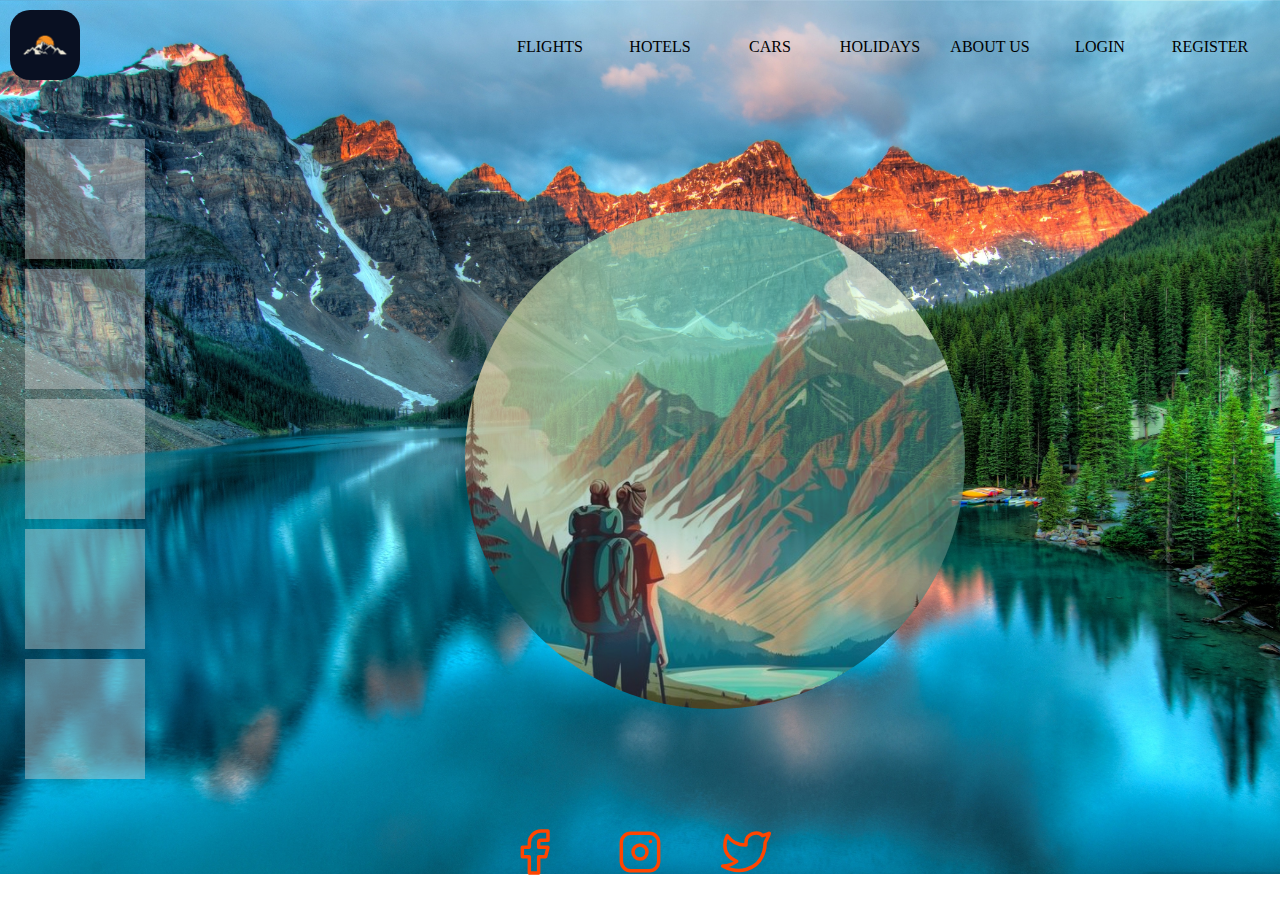
<file: 1. Reto Layaout/index.html>
<!DOCTYPE html>
<html lang="en">
<head>
    <meta charset="UTF-8">
    <meta name="viewport" content="width=device-width, initial-scale=1.0">
    <link rel="stylesheet" href="./style.css">
    <title>Mi primer reto</title>
</head>
<body>
    <header class="header">
        <div class="logo">
            <img src="./img/8b96aece91e579731d02dd7e8b03db9d.jpg" alt="">
        </div>
        <nav class="nav">
            <p>Flights</p>
            <p>Hotels</p>
            <p>Cars</p>
            <p>Holidays</p>
            <p>About us</p>
            <p>Login</p>
            <p>Register</p>
        </nav>
    </header>
    <main class="main">
        <section class="barraSelect">
            <div class="firts divSection">
            </div>
            <div class="second divSection">
            </div>
            <div class="third divSection">
            </div>
            <div class="fourth divSection">
            </div>
            <div class="fifth divSection">
            </div>
        </section>
        <section class="contenedorExplored">
            <div class="explored_contenido">  
            </div>
        </section>
    </main>
    <footer class="footer">
        <div class="facebook">
            <svg xmlns="http://www.w3.org/2000/svg" class="icon icon-tabler icon-tabler-brand-facebook" width="56" height="56" viewBox="0 0 24 24" stroke-width="1.5" stroke="#ff4500" fill="none" stroke-linecap="round" stroke-linejoin="round">
                <path stroke="none" d="M0 0h24v24H0z" fill="none"/>
                <path d="M7 10v4h3v7h4v-7h3l1 -4h-4v-2a1 1 0 0 1 1 -1h3v-4h-3a5 5 0 0 0 -5 5v2h-3" />
              </svg>
        </div>
        <div class="instagram">
            <svg xmlns="http://www.w3.org/2000/svg" class="icon icon-tabler icon-tabler-brand-instagram" width="56" height="56" viewBox="0 0 24 24" stroke-width="1.5" stroke="#ff4500" fill="none" stroke-linecap="round" stroke-linejoin="round">
                <path stroke="none" d="M0 0h24v24H0z" fill="none"/>
                <path d="M4 4m0 4a4 4 0 0 1 4 -4h8a4 4 0 0 1 4 4v8a4 4 0 0 1 -4 4h-8a4 4 0 0 1 -4 -4z" />
                <path d="M12 12m-3 0a3 3 0 1 0 6 0a3 3 0 1 0 -6 0" />
                <path d="M16.5 7.5l0 .01" />
              </svg>
        </div>
        <div class="twitter">
            <svg xmlns="http://www.w3.org/2000/svg" class="icon icon-tabler icon-tabler-brand-twitter" width="56" height="56" viewBox="0 0 24 24" stroke-width="1.5" stroke="#ff4500" fill="none" stroke-linecap="round" stroke-linejoin="round">
                <path stroke="none" d="M0 0h24v24H0z" fill="none"/>
                <path d="M22 4.01c-1 .49 -1.98 .689 -3 .99c-1.121 -1.265 -2.783 -1.335 -4.38 -.737s-2.643 2.06 -2.62 3.737v1c-3.245 .083 -6.135 -1.395 -8 -4c0 0 -4.182 7.433 4 11c-1.872 1.247 -3.739 2.088 -6 2c3.308 1.803 6.913 2.423 10.034 1.517c3.58 -1.04 6.522 -3.723 7.651 -7.742a13.84 13.84 0 0 0 .497 -3.753c0 -.249 1.51 -2.772 1.818 -4.013z" />
              </svg>
        </div>
    </footer>
</body>
</html>
</file>
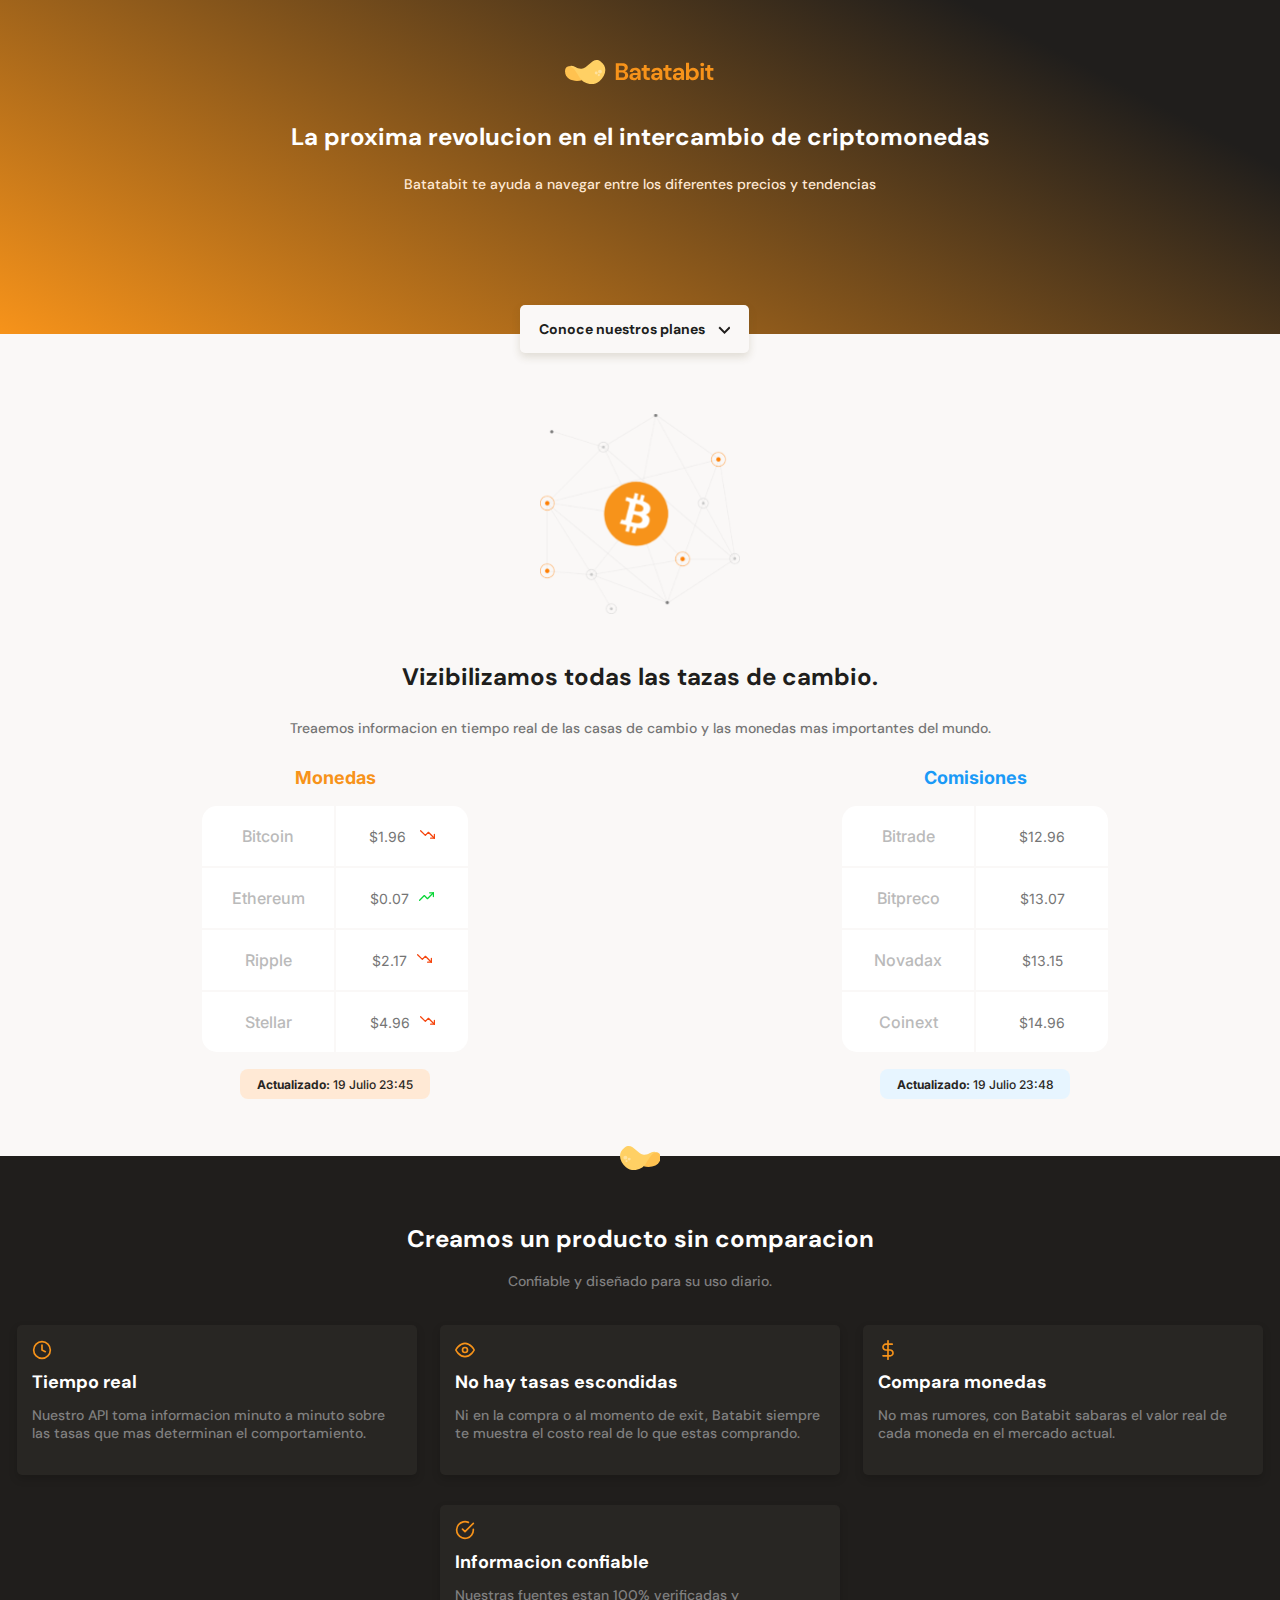
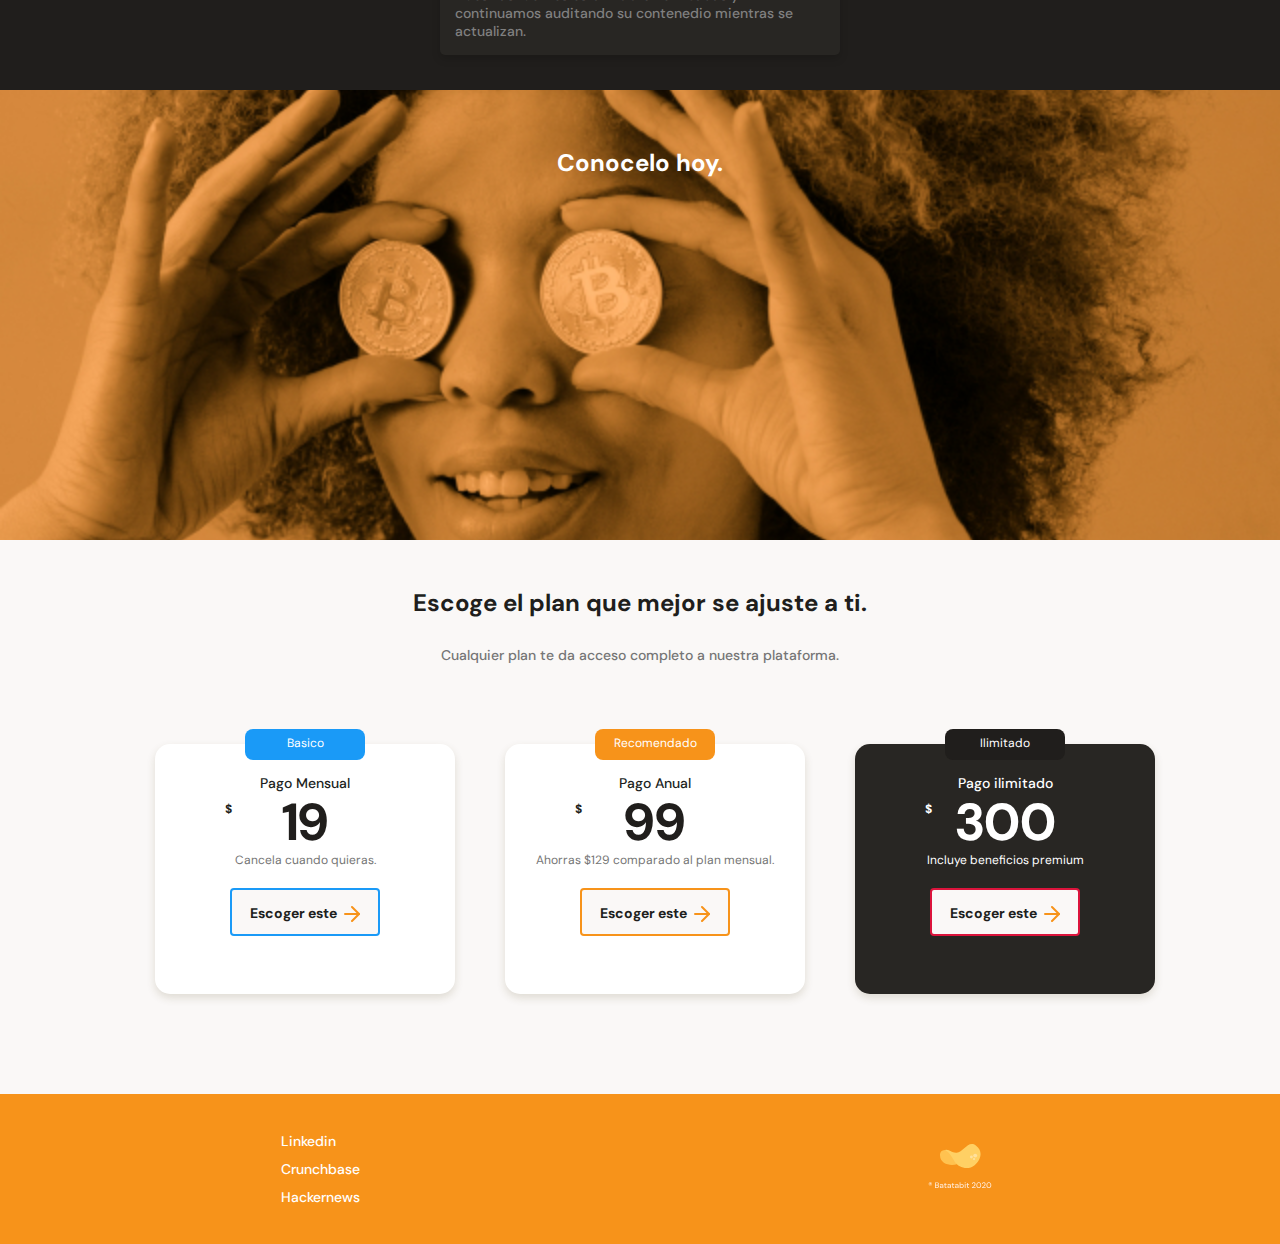
<file: 3. Curso de Responsive Design - Maquetacion Mobile First/index.html>
<!DOCTYPE html>
<html lang="en">
<head>
    <meta charset="UTF-8">
    <meta name="viewport" content="width=device-width, initial-scale=1.0">
    <title>Document</title>
    <link rel="preconnect" href="https://fonts.googleapis.com">
    <link rel="preconnect" href="https://fonts.gstatic.com" crossorigin>
    <link href="https://fonts.googleapis.com/css2?family=DM+Sans:opsz,wght@9..40,400;9..40,500;9..40,700&family=Inter:wght@300;500&display=swap" rel="stylesheet">
    <link rel="stylesheet" href="./styles.css">
</head>
<body>
    <header>
        <img src="./assets/img/logo.svg" alt="">
        <div class="header--title-container">
            <h1>La proxima revolucion en el intercambio de criptomonedas</h1>
            <p>Batatabit te ayuda a navegar entre los diferentes precios y tendencias</p>
            <a href="#plans" class="header--button">Conoce nuestros planes <span></span></a>
        </div>
    </header>
    <main>
        <section class="main-exchange-container">
            <div class="backgroundImg">

            </div>
            <div class="main-exchange-container--title">
                <h2>Vizibilizamos todas las tazas de cambio.</h2>
                <p>Treaemos informacion en tiempo real de las casas de cambio y las monedas mas importantes del mundo.</p>
            </div>
            <section class="main-tables-container">
                <div class="main-currency-table">
                    <p class="currency-table--title">Monedas</p>
                    <div class="currency-table--container">
                        <table>
                            <tr>
                                <td class="table__top-left">Bitcoin</td>
                                <td class="table__top-right table__right">$1.96 <span class="down"></span></td>
                            </tr>
                            <tr>
                                <td>Ethereum</td>
                                <td class="table__right">$0.07<span class="up"></span></td>
                            </tr>
                            <tr>
                                <td>Ripple</td>
                                <td class="table__right">$2.17<span class="down"></span></td>
                            </tr>
                            <tr>
                                <td class="table__bottom-left">Stellar</td>
                                <td class="table__bottom-right table__right">$4.96<span class="down"></span></td>
                            </tr>
                        </table>
                        <div class="currency_table--date">
                            <p><b>Actualizado: </b>19 Julio 23:45</p>
                        </div>
                    </div>
                </div>


                <div class="main-currency-table">
                    <p class="currency-table--title2">Comisiones</p>
                    <div class="currency-table--container">
                        <table>
                            <tr>
                                <td class="table__top-left">Bitrade</td>
                                <td class="table__top-right table__right">$12.96</td>
                            </tr>
                            <tr>
                                <td>Bitpreco</td>
                                <td class="table__right">$13.07</td>
                            </tr>
                            <tr>
                                <td>Novadax</td>
                                <td class="table__right">$13.15</td>
                            </tr>
                            <tr>
                                <td class="table__bottom-left">Coinext</td>
                                <td class="table__bottom-right table__right">$14.96</td>
                            </tr>
                        </table>
                        <div class="currency_table--date2">
                            <p><b>Actualizado: </b>19 Julio 23:48</p>
                        </div>
                    </div>
                </div>
            </section>
        </section>
        <section class="main-product-detail">
            <span class="product-detail--batata-logo"></span>
            <div class="product-detail--title">
                <h2>Creamos un producto sin comparacion</h2>
                <p>Confiable y diseñado para su uso diario.</p>
            </div>
            <section class="product-cards--container">
                <article class="product-detail--card">
                    <span class="card-icon clock"></span>
                    <p class="product--card-title">Tiempo real</p>
                    <p class="product--card-body">Nuestro API toma informacion minuto a minuto sobre las tasas que mas determinan el comportamiento.</p>
                </article>
                <article class="product-detail--card">
                    <span class="card-icon eye"></span>
                    <p class="product--card-title">No hay tasas escondidas</p>
                    <p class="product--card-body">Ni en la compra o al momento de exit, Batabit siempre te muestra el costo real de lo que estas comprando.</p>
                </article>
                <article class="product-detail--card">
                    <span class="card-icon dollar"></span>
                    <p class="product--card-title">Compara monedas</p>
                    <p class="product--card-body">No mas rumores, con Batabit sabaras el valor real de cada moneda en el mercado actual.</p>
                </article>
                <article class="product-detail--card">
                    <span class="card-icon check"></span>
                    <p class="product--card-title">Informacion confiable</p>
                    <p class="product--card-body">Nuestras fuentes estan 100% verificadas y continuamos auditando su contenedio mientras se actualizan.</p>
                </article>
            </section>
        </section>
        <section class="bitcoin-img-container">
            <h2>Conocelo hoy.</h2>
        </section>
        <section id="plans" class="main-plans-container">
            <div class="plans--title">
                <h2>Escoge el plan que mejor se ajuste a ti.</h2>
                <p>Cualquier plan te da acceso completo a nuestra plataforma.</p>
            </div>
            <section class="plans-container--slider">
                <article class="plans-container--card">
                    <p class="recommended firstCard">Basico</p>
                    <div class="plan-info-container">
                        <h3 class="plan-card--title">Pago Mensual</h3>
                        <p class="plan-card--price"><span>$</span> 19</p>
                        <p class="plan-card--saving">Cancela cuando quieras.</p>
                        <button class="plan-card--ca buttonBasic">Escoger este <span></span></button>
                    </div>
                </article>

                <article class="plans-container--card">
                    <p class="recommended secondCard">Recomendado</p>
                    <div class="plan-info-container">
                        <h3 class="plan-card--title">Pago Anual</h3>
                        <p class="plan-card--price"><span>$</span> 99</p>
                        <p class="plan-card--saving"> Ahorras $129 comparado al plan mensual.</p>
                        <button class="plan-card--ca buttonRecommended">Escoger este <span></span></button>
                    </div>
                </article>

                <article class="plans-container--card planLimit">
                    <p class="recommended thirdCard">Ilimitado</p>
                    <div class="plan-info-container">
                        <h3 class="plan-card--title priceLimit">Pago ilimitado</h3>
                        <p class="plan-card--price priceLimit"><span>$</span> 300</p>
                        <p class="plan-card--saving priceLimit">Incluye beneficios premium</p>
                        <button class="plan-card--ca buttonLimit">Escoger este <span></span></button>
                    </div>
                </article>
            </section>
        </section>
    </main>
    <footer>
        <section class="left">
            <ul>
                <li>
                    <a href="#">Linkedin</a>
                </li>
                <li>
                    <a href="#">Crunchbase</a>
                </li>
                <li>
                    <a href="#">Hackernews</a>
                </li>
            </ul>
        </section>
        <section class="right">
            <img src="./assets/img/logo-footer.svg" alt="Logo de Batatabit 2020">
        </section>
    </footer>
</body>
</html>
</file>
<file: 1. Reto Layaout/style.css>
* {
    margin: 0;
    padding: 0;
}
body {
    background-image: url(./img/pexels-james-wheeler-417074.jpg);
    background-size: cover;
    background-repeat: no-repeat;
}
.header {
    display: flex;
    margin-top: 10px;
    margin-left: 10px;
}
.logo img{
    width: 70px;
    height: 70px;
    border-radius: 20px;
}
.nav {
    width: 100%;
    display: flex;
    justify-content: end;
    align-items: center;
    column-gap: 10px;
    margin-right: 20px;
}
.nav p{
    width: 100px;
    text-transform: uppercase;
    height: 30px;
    display: flex;
    justify-content: center;
    align-items: center;
    border-radius: 10px;
}
.nav p:hover{
    background-color: aquamarine;
    cursor: pointer;
}

.main {
    display: flex;
}
.footer {
    display: flex;
}
.barraSelect {
    width: 200px;
    height: 750px;
    display: flex;
    flex-direction: column;
    justify-content: center;
    align-items: center;
    row-gap: 10px;
    opacity: 0.4;
}
.divSection {
    background-color: gainsboro;
    width: 120px;
    height: 120px;
}
.contenedorExplored {
    margin-right: 20px;
    width: 100%;
    height: 750px;
    display: flex;
    justify-content: center;
    align-items: center;
}
.explored_contenido {
    background-image: url(./img/a67965ef58141cd816f5ac51ff56dbae.jpg);
    background-size: cover;
    background-repeat: no-repeat;
    width: 500px;
    height: 500px;
    border-radius: 250px;
    opacity: 0.7;
}
.footer {
    width: 100%;
    height: 40px;
    display: flex;
    justify-content: center;
    align-items: center;
    column-gap: 50px;
}
.footer div svg:hover{
    cursor: pointer;
}
</file>
<file: 3. Curso de Responsive Design - Maquetacion Mobile First/styles.css>
/* 
Convencion para los estilos

1. Posicionamiento
2. Modelo de caja (Box model)
3. Tipografia
4. Visuales
5. Otros
*/

:root {
    /* Colores */
    --bitcoin-orange: #f7931a;
    --soft-orange: #ffe9d5;
    --secondary-blue: #1a9af7;
    --soft-blue: #e7f5ff;
    --warm-black: #282623;
    --black: #201e1c;
    --grey: #bababa;
    --off-white: #faf8f7;
    --just-white: #fff;
}
* {
    box-sizing: border-box;
    margin: 0;
    padding: 0;
}
html {
    font-size: 62.5%;
    font-family: 'DM Sans', sans-serif;
}

header {
    position: relative;
    display: flex;
    flex-direction: column;
    justify-content: center;
    width: 100%;
    min-width: 320px;
    height: 334px;
    text-align: center;
    background: linear-gradient(207.8deg, #201e1c 16.69%, #f7931a 100%);
}
header img {
    width: 150px;
    height: 24px;
    margin-top: 60px;
    align-self: center; /*Centrar contenido*/
}
.header--title-container {
    width: 90%;
    min-width: 288px;
    max-width: 900px;
    height: 218px;
    margin-top: 40px;
    text-align: center;
    align-self: center;
}
.header--title-container h1 {
    font-size: 2.4rem;
    font-weight: bold;
    line-height: 2.6rem; /* Separacion de textos */
    color: var(--just-white);
}
.header--title-container p {
    margin-top: 25px;
    font-size: 1.4rem;
    font-weight: 500;
    line-height: 1.8rem;
    color: var(--soft-orange);
}
.header--title-container .header--button {
    position: absolute;
    left: calc(50% - 120px);
    top: 270px;
    display: block;
    margin-top: 35px;
    padding: 15px;
    width: 229px;
    height: 48px;
    background-color: var(--off-white);
    /* Sombras */
    box-shadow: 0px 4px 8px rgba(89, 73, 30, 0.16);
    border: none;
    border-radius: 5px;
    font-size: 1.4rem;
    font-weight: bold;
    text-decoration: none;
    color: var(--black);
}
.header--button span {
    display: inline-block;
    width: 12px;
    height: 8px;
    margin-left: 10px;
    background-image: url(./assets/icons/down-arrow.svg);
}
main {
    width: 100%;
    height: auto;
    background-color: var(--off-white);
}
.main-exchange-container {
    width: 100%;
    height: auto;
    padding-top: 80px;
    padding-bottom: 30px;
    text-align: center;
}
.main-exchange-container--title {
    width: 90%;
    min-width: 288px;
    max-width: 900%;
    margin: 0 auto;
}
.main-exchange-container .backgroundImg {
    width: 200px;
    height: 200px;
    margin: 0 auto;
    margin-bottom: 50px;
    background-image: url(./assets/img/Bitcoin.svg);
    background-size: cover;
    background-position: center;
    background-repeat: no-repeat;
}
.main-exchange-container h2 {
    margin-bottom: 30px;
    font-size: 2.4rem;
    font-weight: bold;
    line-height: 2.6rem;
    color: var(--black);
}
.main-exchange-container p { 
    margin-bottom: 30px;
    font-size: 1.4rem;
    font-weight: 500;
    line-height: 1.6rem;
    color: #757575;
}
.main-currency-table {
    width: 70%;
    min-width: 235px;
    max-width: 300px;
    height: 360px;
    margin: 0 auto;
    font-family: 'Inter', sans-serif;
    scroll-snap-align: center;
}
.main-currency-table .currency-table--title {
    margin-bottom: 15px;
    font-size: 1.8rem;
    font-weight: bold;
    line-height: 2.3rem;
    color: var(--bitcoin-orange);
}
.currency-table--container {
    width: 90%;
    min-width: 230px;
    max-width: 300px;
    height: 250px;
    margin: 0 auto;
}
.currency-table--container table {
    width: 100%;
    height: 100%;
}
.currency-table--container td {
    width: 50%;
    font-size: 1.6rem;
    font-weight: 500;
    line-height: 1.9rem;
    color: var(--grey);
    background-color: var(--just-white);
}
.currency-table--container .table__top-left {
    border-radius: 15px 0 0 0;
}
.currency-table--container .table__top-right {
    border-radius: 0 15px 0 0;
}
.currency-table--container .table__bottom-left {
    border-radius: 0 0 0 15px;
}
.currency-table--container .table__bottom-right {
    border-radius: 0 0 15px 0;
}
.currency-table--container .table__right {
    font-size: 1.4rem;
    font-weight: normal;
    line-height: 1.7rem;
    color: #757575;
}
.currency-table--container .down {
    display: inline-block;
    width: 15px;
    height: 15px;
    margin-left: 10px;
    background-image: url(./assets/icons/trending-down.svg);
    background-size: cover;
    background-position: center;
    background-repeat: no-repeat;
}
.currency-table--container .up {
    display: inline-block;
    width: 15px;
    height: 15px;
    margin-left: 10px;
    background-image: url(./assets/icons/trending-up.svg);
    background-size: cover;
    background-position: center;
    background-repeat: no-repeat;
}


.main-exchange-container .currency-table--title2 {
    color: var(--secondary-blue);
    margin-bottom: 15px;
    font-size: 1.8rem;
    font-weight: bold;
    line-height: 2.3rem;
}
.currency_table--date {
    width: 190px;
    height: 30px;
    margin: 0 auto;
    margin-top: 15px;
    padding: 8px;
    background-color: var(--soft-orange);
    border-radius: 8px;
}
.currency_table--date p, 
.currency_table--date2 p {
    font-size: 1.2rem;
    color: var(--warm-black);
}
.currency_table--date2 {
    width: 190px;
    height: 30px;
    margin: 0 auto;
    margin-top: 15px;
    padding: 8px;
    background-color: var(--soft-blue);
    border-radius: 8px;
}

.main-product-detail {
    position: relative;
    width: 100%;
    min-width: 320px;
    height: auto;
    padding: 20px 10px;
    background-color: var(--black);
}
.product-detail--batata-logo {
    position: absolute;
    width: 40px;
    height: 25px;
    top: -10px;
    left: calc(50% - 20px);
    background-image: url(./assets/icons/batata.svg);
}
.product-detail--title {
    width: 90%;
    min-width: 288px;
    height: auto;
    margin: 0 auto;
    margin-top: 50px;
    text-align: center;
}
.product-detail--title h2 {
    margin-bottom: 20px;
    font-size: 2.4rem;
    font-weight: bold;
    line-height: 2.6rem;
    color: var(--just-white);
}
.product-detail--title p {
    margin-bottom: 20px;
    font-size: 1.4rem;
    font-weight: 500;
    line-height: 1.8rem;
    color: #808080;
}
.product-detail--card {
    width: 90%;
    min-width: 288px;
    max-width: 400px;
    height: 150px;
    margin: 15px auto;
    padding: 15px;
    background-color: var(--warm-black);
    border-radius: 5px;
    box-shadow: 0 4px 8px rgba(0, 0 , 0, 0.16);
}
.clock {
    background-image: url(./assets/icons/clock.svg);
}
.eye {
    background-image: url(./assets/icons/eye.svg);
}
.dollar {
    background-image: url(./assets/icons/dollar-sign.svg);
}
.check {
    background-image: url(./assets/icons/check-circle.svg);
}
.card-icon {
    display: inline-block;
    width: 20px;
    height: 20px;
    margin-bottom: 10px;
    background-size: cover;
    background-position: center;
    background-repeat: no-repeat;
}
.product--card-title {
    margin-bottom: 15px;
    font-size: 1.8rem;
    font-weight: bold;
    line-height: 1.8rem;
    color: var(--just-white);
}
.product--card-body {
    font-size: 1.4rem;
    font-weight: 500;
    line-height: 1.8rem;
    color: #808080;
}

.bitcoin-img-container {
    width: 100%;
    min-width: 320px;
    height: 50vh;
    background-image: url(./assets/img/bitcoinbaby2x.jpg);
    background-size: cover;
    background-position: center;
    background-repeat: no-repeat;
}
.bitcoin-img-container h2 {
    padding-top: 60px;
    font-size: 2.4rem;
    font-weight: bold;
    line-height: 2.6rem;
    color: var(--just-white);
    text-align: center;
}

.main-plans-container {
    width: 100%;
    min-width: 320px;
    padding-bottom: 70px;
    text-align: center;
}
.plans--title {
    width: 90%;
    min-width: 288px;
    height: auto;
    margin: 0 auto;
}
.plans--title h2 {
    padding-top: 50px;
    font-size: 2.4rem;
    font-weight: bold;
    line-height: 2.6rem;
    color: var(--black);
}
.plans--title p {
    padding-top: 30px;
    font-size: 1.4rem;
    font-weight: 500;
    line-height: 1.8rem;
    color: #757575;
}
.plans-container--slider, .main-tables-container {
    display: flex;
    height: 360px;
    overflow-x: scroll;
    overscroll-behavior-x: contain;
    scroll-snap-type: x proximity;
    gap: 30px;
    margin-left: 30px;
    align-items: center;
}
.plans-container--card {
    position: relative;
    scroll-snap-align: center;
    width: 65%;
    min-width: 230px;
    max-width: 300px;
    height: 250px;
    margin: 50px 10px 0;
    padding: 0 15px;
    background-color: var(--just-white);
    border-radius: 15px;
    box-shadow: 0 4px 8px rgba(89, 73, 30, 0.16);
}
.planLimit {
    background-color: var(--warm-black);
}
.recommended {
    position: absolute;
    width: 120px;
    height: 31px;
    padding: 6px;
    top: -15px;
    left: calc(50% - 60px);
    font-size: 1.2rem;
    border-radius: 8px;
    color: var(--just-white);
}
.firstCard {
    background-color: var(--secondary-blue);
}
.secondCard {
    background-color: var(--bitcoin-orange);
}
.thirdCard {
    background-color: var(--black);
}
.plan-card--title {
    padding-top: 30px;
    font-size: 1.4rem;
    font-weight: 500;
    line-height: 1.8rem;
    color: var(--black);
}
.plan-card--price {
    padding: 5px 0;
    font-size: 5.2rem;
    font-weight: bold;
    line-height: 5rem;
    color: var(--black);
}
.plan-card--price span {
    font-size: 1.2rem;
    font-weight: 300px;
    position: absolute;
    top: 40px;
    left: 70px;
}
.plan-card--saving {
    font-size: 1.2rem;
    color: #757575;
}
.plan-card--ca {
    width: 150px;
    height: 48px;
    margin-top: 20px;
    background-color: #faf8f7;
    border-radius: 4px;
    font-family: 'DM Sans', sans-serif;
    font-size: 1.4rem;
    font-weight: bold;
    line-height: 1.8rem;
    color: var(--black);
}
.plan-card--ca span {
    display: inline-block;
    width: 20px;
    height: 20px;
    background-image: url(./assets/icons/orange-right-arrow.svg);
    vertical-align: text-bottom;
}
.priceLimit {
    color: var(--just-white);
}
.buttonBasic {
    border: 2px solid var(--secondary-blue);
}
.buttonRecommended {
    border: 2px solid var(--bitcoin-orange);
}
.buttonLimit {
    border: 2px solid crimson;
}

footer {
    display: flex;
    width: 100%;
    height: 150px;
    height: 150px;
    background-color: var(--bitcoin-orange);
}
footer section {
    display: flex;
    width: 50%;
    justify-content: center;
    align-items: center;
}
footer .left ul {
    font-size: 1.4rem;
    font-weight: 500;
    line-height: 1.8rem;
    list-style: none;
}
.left li {
    margin: 10px 0;
}
.left a {
    text-decoration: none;
    color: var(--just-white);
}

.product-cards--container {
    display: flex;
    flex-wrap: wrap;
    column-gap: 10px;

}
@media (min-width: 1000px) {
    .plans-container--slider {
        display: flex;
        justify-content: center;
        align-items: center;
    }
}
</file>
